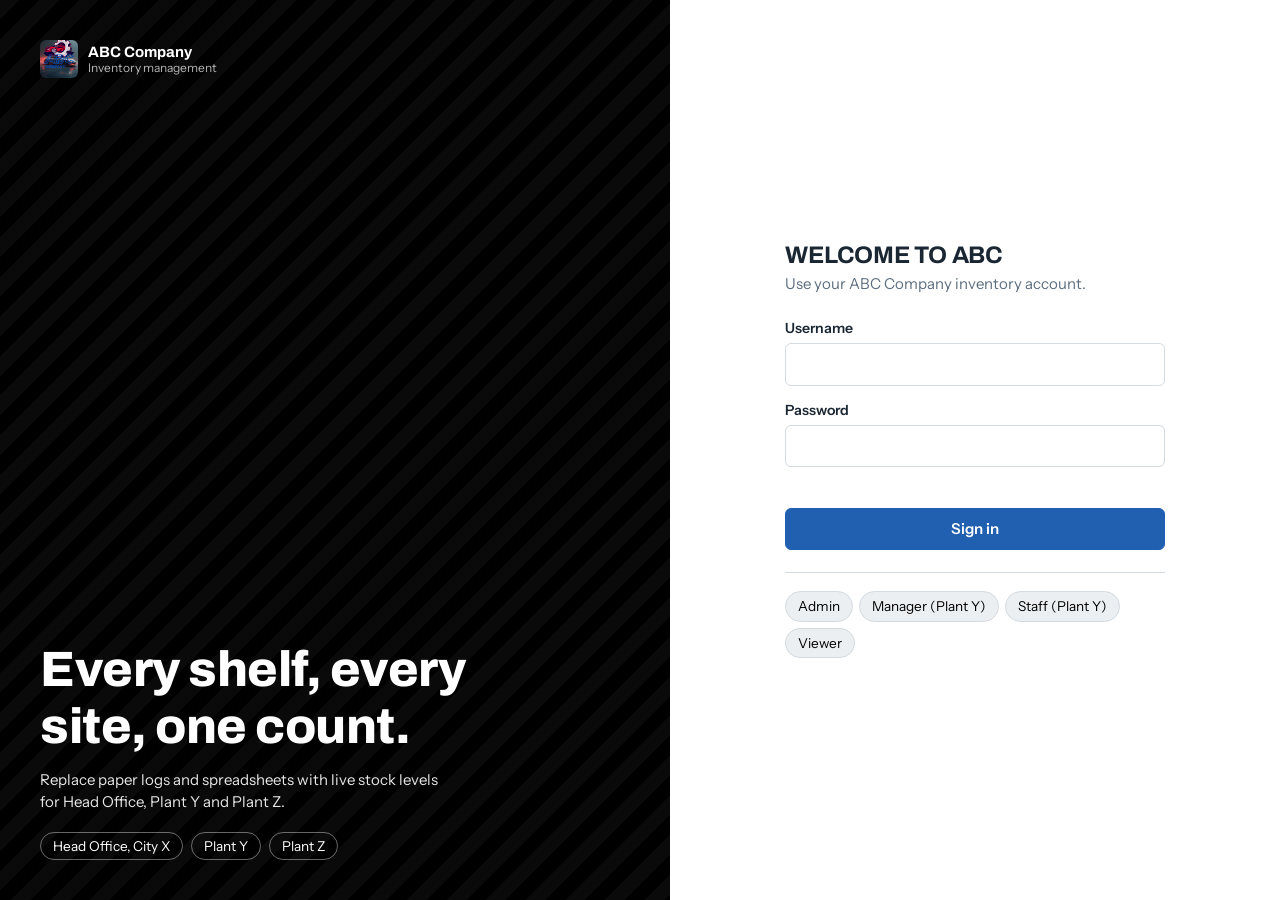
<file: index.html>
<!DOCTYPE html>
<html lang="en">
<head>
<meta charset="utf-8">
<meta name="viewport" content="width=device-width, initial-scale=1">
<title>ABC Company Inventory</title>
<link rel="preconnect" href="https://fonts.googleapis.com">
<link rel="preconnect" href="https://fonts.gstatic.com" crossorigin>
<link href="https://fonts.googleapis.com/css2?family=Archivo:wght@500;600;700;800&family=Instrument+Sans:wght@400;500;600&display=swap" rel="stylesheet">
<link rel="stylesheet" href="style.css">
</head>
<body>

<!-- ============ Sign in ============ -->
<div id="login" class="login">
  <section class="login-art">
    <div class="login-art-inner">
      <div class="logo">
        <span class="photo"><img src="ABC%20COMPANY/logo.png" alt="" onerror="this.parentNode.classList.add('no-img')"></span>
        <span class="logo-text">ABC Company<small>Inventory management</small></span>
      </div>
      <div>
        <h1>Every shelf, every site, one count.</h1>
        <p>Replace paper logs and spreadsheets with live stock levels for Head Office, Plant Y and Plant Z.</p>
        <div class="login-sites" style="margin-top:18px"><span>Head Office, City X</span><span>Plant Y</span><span>Plant Z</span></div>
      </div>
    </div>
  </section>
  <section class="login-form-wrap">
    <form class="login-card" id="loginForm" autocomplete="on">
      <h2>WELCOME TO ABC</h2>
      <p class="muted">Use your ABC Company inventory account.</p>
      <div class="field"><label for="u">Username</label><input id="u" name="username" autocomplete="username" required></div>
      <div class="field"><label for="p">Password</label><input id="p" name="password" type="password" autocomplete="current-password" required></div>
      <p class="error" id="loginErr" role="alert"></p>
      <button class="btn" style="width:100%" type="submit">Sign in</button>
      <div class="demo">

        <div class="chips">
          <button type="button" class="chip" data-act="fill" data-u="admin">Admin</button>
          <button type="button" class="chip" data-act="fill" data-u="manager">Manager (Plant Y)</button>
          <button type="button" class="chip" data-act="fill" data-u="staff">Staff (Plant Y)</button>
          <button type="button" class="chip" data-act="fill" data-u="viewer">Viewer</button>
        </div>
      </div>
    </form>
  </section>
</div>

<!-- ============ App ============ -->
<div id="app" class="app" hidden>
  <aside class="side">
    <div class="logo">
      <span class="photo"><img src="ABC%20COMPANY/logo.png" alt="" onerror="this.parentNode.classList.add('no-img')"></span>
      <span class="logo-text">ABC Company<small>Inventory</small></span>
    </div>
    <nav class="nav" id="nav" aria-label="Main"></nav>
    <div class="side-foot">
      <div><b id="meName"></b><small id="meRole"></small></div>
      <button class="btn ghost small" data-act="logout">Sign out</button>
    </div>
  </aside>
  <div class="main">
    <header class="top">
      <div class="scope"><span id="scopeLabel"></span><span class="role-badge" id="roleBadge"></span></div>
      <div class="sync" id="sync"><i></i><span id="syncText">Synced</span></div>
    </header>
    <main id="view" tabindex="-1"></main>
  </div>
</div>

<dialog id="dlg"></dialog>
<div id="toasts" aria-live="polite"></div>

<script>
(() => {
'use strict';

/* ================= Constants ================= */
const KEY = 'abc_inventory_v2', SKEY = 'abc_session_v1';
const LOCS = {
  HO: { name: 'Head Office', sub: 'City X' },
  PY: { name: 'Plant Y', sub: 'Manufacturing' },
  PZ: { name: 'Plant Z', sub: 'Manufacturing' }
};
const ROLES = {
  admin:   { label: 'Admin',   desc: 'Full access: all locations, users, items, approvals and reports.' },
  manager: { label: 'Manager', desc: 'Manages one location: items, approvals, transactions and reports.' },
  staff:   { label: 'Staff',   desc: 'Daily work at one location: records transactions, basic reports. Transfers and adjustments need approval.' },
  viewer:  { label: 'Viewer',  desc: 'Read-only view of inventory levels and reports.' }
};
const TYPES = { receipt: 'Receipt', issue: 'Issue', transfer: 'Transfer', adjustment: 'Adjustment' };

const $ = (s, r = document) => r.querySelector(s);

/* ================= Data ================= */
const day = 86400000, now = Date.now();
function seed() {
  const it = (sku, name, cat, unit, reorder, stock) => ({ sku, name, cat, unit, reorder, stock });
  return {
    items: [
      it('STL-200','Cold-rolled steel sheet 2 mm','Raw material','sheet',150,{PY:420,PZ:96}),
      it('STL-310','Steel coil 0.8 mm','Raw material','coil',20,{PY:38,PZ:14}),
      it('FAS-M8','Hex bolt M8 x 40','Fasteners','box',60,{PY:140,PZ:220}),
      it('FAS-N10','Hex nut M10','Fasteners','box',60,{PY:52,PZ:180}),
      it('BRG-6204','Ball bearing 6204','Components','pc',80,{PY:310,PZ:45}),
      it('MOT-3KW','Induction motor 3 kW','Components','pc',6,{PY:9,PZ:3}),
      it('LUB-HV46','Hydraulic oil HV46, 20 L','Consumables','drum',10,{PY:24,PZ:0}),
      it('PNT-GRY','Industrial paint, grey 5 L','Consumables','tin',25,{PY:60,PZ:71}),
      it('PKG-C40','Shipping carton 40 x 30','Packaging','bundle',100,{HO:120,PY:260,PZ:35}),
      it('PKG-TAP','Packing tape','Packaging','roll',50,{HO:85,PY:120,PZ:140}),
      it('PPE-GLV','Cut-resistant gloves','Safety','pair',100,{HO:40,PY:310,PZ:275}),
      it('PPE-HLM','Safety helmet','Safety','pc',30,{HO:12,PY:80,PZ:64}),
      it('OFF-A4','A4 paper','Office','ream',40,{HO:18,PY:55,PZ:48}),
      it('OFF-TNR','Printer toner','Office','pc',6,{HO:9,PY:4,PZ:7}),
      it('FG-PRS1','Hydraulic press unit, assembled','Finished goods','unit',4,{PY:7}),
      it('FG-CNV2','Conveyor module 2 m','Finished goods','pc',5,{PY:11,PZ:2})
    ],
    tx: [
      { id: 1, ts: now - 6*3600e3, type:'receipt', sku:'STL-200', loc:'PY', qty:200, note:'PO 4471 from supplier', by:'staff', status:'approved' },
      { id: 2, ts: now - 9*3600e3, type:'issue', sku:'BRG-6204', loc:'PZ', qty:35, note:'Line 2 assembly', by:'staff', status:'approved' },
      { id: 3, ts: now - 1*day, type:'receipt', sku:'OFF-A4', loc:'HO', qty:20, note:'Monthly office order', by:'hq', status:'approved' },
      { id: 4, ts: now - 1*day - 3600e3, type:'transfer', sku:'PKG-C40', loc:'PY', to:'PZ', qty:50, note:'Top up Plant Z', by:'manager', status:'approved', approvedBy:'manager' },
      { id: 5, ts: now - 2*day, type:'issue', sku:'LUB-HV46', loc:'PZ', qty:6, note:'Press maintenance', by:'staff', status:'approved' },
      { id: 6, ts: now - 3*day, type:'adjustment', sku:'PPE-GLV', loc:'HO', qty:40, before:44, after:40, delta:-4, note:'Cycle count', by:'hq', status:'approved', approvedBy:'hq' },
      { id: 7, ts: now - 2*3600e3, type:'transfer', sku:'BRG-6204', loc:'PY', to:'PZ', qty:30, note:'Plant Z is below reorder level', by:'staff', status:'pending' },
      { id: 8, ts: now - 1*3600e3, type:'adjustment', sku:'OFF-TNR', loc:'PY', qty:3, note:'Counted 3 on the shelf', by:'staff', status:'pending' }
    ],
    users: [
      { username:'admin', password:'admin123', name:'Clare Obuya', role:'admin', loc:'ALL' },
      { username:'manager', password:'manager123', name:'Flynne Fisher', role:'manager', loc:'PY' },
      { username:'hq', password:'hq123', name:'Sammy Basetwo', role:'manager', loc:'HO' },
      { username:'staff', password:'staff123', name:'Dan Mwangi', role:'staff', loc:'PY' },
      { username:'viewer', password:'viewer123', name:'Eve Njeri', role:'viewer', loc:'ALL' }
    ],
    nextTx: 9,
    synced: now
  };
}
function load() {
  try { const r = localStorage.getItem(KEY); if (r) return JSON.parse(r); } catch (e) {}
  return null;
}
function save() {
  db.synced = Date.now();
  try { localStorage.setItem(KEY, JSON.stringify(db)); } catch (e) { toast('Could not save changes in this browser.', 'err'); }
  updateSync();
}
let db = load() || seed();
/* Keep saved data, but apply the updated display names */
[['admin','Clare Obuya'],['manager','Flynne Fisher'],['hq','Sammy Basetwo']].forEach(([u, n]) => { const x = db.users.find(y => y.username === u); if (x) x.name = n; });
if (!localStorage.getItem(KEY)) save();

/* ================= Helpers ================= */
const esc = s => String(s ?? '').replace(/[&<>"']/g, c => ({ '&':'&amp;','<':'&lt;','>':'&gt;','"':'&quot;',"'":'&#39;' }[c]));
const fmtDate = ts => new Date(ts).toLocaleString('en-GB', { day:'2-digit', month:'short', hour:'2-digit', minute:'2-digit' });
const fmtN = n => Number(n).toLocaleString('en-US');
const catKey = c => /finished/i.test(c) ? 'green' : /packag/i.test(c) ? 'orange' : 'blue';
const catTag = c => `<span class="cat ${catKey(c)}">${esc(c)}</span>`;
const item = sku => db.items.find(i => i.sku === sku);
const userBy = u => db.users.find(x => x.username === u);
const nameOf = u => (userBy(u) || {}).name || u;

let me = null;
try { const s = localStorage.getItem(SKEY); if (s) me = userBy(s) || null; } catch (e) {}

const myLocs = () => me.loc === 'ALL' ? Object.keys(LOCS) : [me.loc];
const isAdmin = () => me.role === 'admin';
const canTransact = () => ['admin','manager','staff'].includes(me.role);
const canApprove = t => me.role === 'admin' || (me.role === 'manager' && t.loc === me.loc);
const canManageItems = () => ['admin','manager'].includes(me.role);

function status(i, loc) {
  const q = i.stock[loc];
  if (q === undefined) return null;
  return q <= 0 ? 'out' : q <= i.reorder ? 'low' : 'ok';
}
const pill = (s, text) => `<span class="pill ${s}">${text || ({ok:'In stock',low:'Low',out:'Out of stock',approved:'Approved',pending:'Awaiting approval',rejected:'Rejected'}[s])}</span>`;
function alerts() {
  const out = [];
  db.items.forEach(i => myLocs().forEach(l => {
    const s = status(i, l);
    if (s === 'low' || s === 'out') out.push({ i, loc: l, s, qty: i.stock[l], suggest: Math.max(i.reorder * 2 - i.stock[l], i.reorder) });
  }));
  return out.sort((a, b) => (a.s === 'out' ? 0 : 1) - (b.s === 'out' ? 0 : 1) || a.qty - b.qty);
}
function pending() { return db.tx.filter(t => t.status === 'pending' && canApprove(t)); }
function visibleTx() { return db.tx.filter(t => myLocs().includes(t.loc) || (t.to && myLocs().includes(t.to))); }
function qtyText(t) {
  const u = (item(t.sku) || {}).unit || '';
  if (t.type === 'receipt') return `+${fmtN(t.qty)} ${u}`;
  if (t.type === 'issue') return `\u2212${fmtN(t.qty)} ${u}`;
  if (t.type === 'transfer') return `${fmtN(t.qty)} ${u} to ${LOCS[t.to].name}`;
  if (t.status === 'approved' && t.delta !== undefined) return `Counted ${fmtN(t.qty)} (${t.delta >= 0 ? '+' : '\u2212'}${fmtN(Math.abs(t.delta))})`;
  return `Counted ${fmtN(t.qty)}`;
}

/* ================= Transactions logic ================= */
function applyTx(t) {
  const i = item(t.sku); if (!i) return 'Item not found.';
  const have = i.stock[t.loc];
  if (t.type === 'receipt') { i.stock[t.loc] = (have || 0) + t.qty; return null; }
  if (have === undefined) return `${i.name} is not stocked at ${LOCS[t.loc].name}.`;
  if (t.type === 'issue') {
    if (t.qty > have) return `Only ${fmtN(have)} ${i.unit} on hand at ${LOCS[t.loc].name}.`;
    i.stock[t.loc] = have - t.qty; return null;
  }
  if (t.type === 'transfer') {
    if (t.qty > have) return `Only ${fmtN(have)} ${i.unit} on hand at ${LOCS[t.loc].name}.`;
    i.stock[t.loc] = have - t.qty;
    i.stock[t.to] = (i.stock[t.to] || 0) + t.qty; return null;
  }
  if (t.type === 'adjustment') {
    t.before = have; t.after = t.qty; t.delta = t.qty - have; i.stock[t.loc] = t.qty; return null;
  }
  return 'Unknown transaction type.';
}
function createTx(d) {
  if (!d.sku) return 'Choose an item.';
  if (!(d.qty >= 0) || (d.type !== 'adjustment' && d.qty <= 0)) return 'Enter a quantity greater than zero.';
  if (d.type === 'transfer' && d.to === d.loc) return 'Choose a different destination.';
  const needsApproval = me.role === 'staff' && (d.type === 'transfer' || d.type === 'adjustment');
  const t = { id: db.nextTx++, ts: Date.now(), ...d, by: me.username, status: needsApproval ? 'pending' : 'approved' };
  if (!needsApproval) {
    const err = applyTx(t); if (err) { db.nextTx--; return err; }
    if (t.type === 'transfer' || t.type === 'adjustment') t.approvedBy = me.username;
  } else {
    const i = item(d.sku);
    if (i.stock[d.loc] === undefined) { db.nextTx--; return `${i.name} is not stocked at ${LOCS[d.loc].name}.`; }
  }
  db.tx.unshift(t); save();
  return { ok: true, pending: needsApproval };
}

/* ================= Views ================= */
const V = {};
let rtab = 'summary';
let rf = { from: '', to: '', type: '' };
let invF = { q: '', cat: '' };
let txF = { type: '', status: '' };
let prefill = null;

V.dashboard = () => {
  const locs = myLocs(), al = alerts(), pend = pending();
  const todayStart = new Date().setHours(0,0,0,0);
  const sites = locs.map(l => {
    const items = db.items.filter(i => l in i.stock);
    const c = { ok: 0, low: 0, out: 0 };
    items.forEach(i => c[status(i, l)]++);
    const units = items.reduce((s, i) => s + i.stock[l], 0);
    return `<article class="panel site">
      <div class="site-head"><h2>${LOCS[l].name}</h2><small>${LOCS[l].sub}</small></div>
      <div class="site-body">
        <div class="site-stats"><div><b class="num">${fmtN(units)}</b><span>units on hand</span></div><div><b class="num">${items.length}</b><span>items stocked</span></div></div>
        <div class="shelf" aria-label="Stock health of each item at ${LOCS[l].name}">${items.map(i => `<i class="cell ${status(i, l)}" title="${esc(i.name)}: ${fmtN(i.stock[l])} ${i.unit}"></i>`).join('')}</div>
        <div class="shelf-key"><span>${c.ok} healthy</span><span class="l">${c.low} low</span><span class="o">${c.out} out</span></div>
      </div></article>`;
  }).join('');
  const recent = visibleTx().slice(0, 6).map(t => `<li><div><b>${esc((item(t.sku)||{}).name)}</b><small>${TYPES[t.type]} at ${LOCS[t.loc].name} \u00b7 ${fmtDate(t.ts)}</small></div><div class="right">${esc(qtyText(t))}<br>${t.status !== 'approved' ? pill(t.status) : ''}</div></li>`).join('');
  const al6 = al.slice(0, 6).map(a => `<li><div><b>${esc(a.i.name)}</b><small>${LOCS[a.loc].name} \u00b7 reorder at ${fmtN(a.i.reorder)}</small></div><div class="right"><span class="q ${a.s}">${fmtN(a.qty)} ${a.i.unit}</span><br>${pill(a.s)}</div></li>`).join('');
  return `
    <div class="page-head"><div><h1>Stock overview</h1><p>${me.loc === 'ALL' ? 'All three locations' : LOCS[me.loc].name}, updated live.</p></div></div>
    <div class="panel strip">
      <div class="${al.length ? 'warn' : ''}"><b class="num">${al.length}</b><span>items at or below reorder level</span></div>
      <div class="${pend.length ? 'warn' : ''}"><b class="num">${pend.length}</b><span>${canApprove({loc:me.loc}) || isAdmin() ? 'transactions to approve' : 'awaiting approval'}</span></div>
      <div><b class="num">${visibleTx().filter(t => t.ts >= todayStart).length}</b><span>transactions today</span></div>
      <div class="${al.filter(a => a.s === 'out').length ? 'bad' : ''}"><b class="num">${al.filter(a => a.s === 'out').length}</b><span>out of stock</span></div>
    </div>
    <div class="sites">${sites}</div>
    <div class="cols">
      <section class="panel"><div class="panel-head"><h2>Needs reordering</h2><a href="#/alerts">See all</a></div>
        ${al6 ? `<ul class="list">${al6}</ul>` : `<div class="empty"><b>Everything is above its reorder level.</b>New alerts will show up here.</div>`}</section>
      <section class="panel"><div class="panel-head"><h2>Recent transactions</h2>${me.role !== 'viewer' ? '<a href="#/transactions">See all</a>' : ''}</div>
        ${recent ? `<ul class="list">${recent}</ul>` : `<div class="empty"><b>No transactions yet.</b>Receipts, issues and transfers appear here.</div>`}</section>
    </div>`;
};

V.inventory = () => {
  const locs = myLocs();
  const cats = [...new Set(db.items.map(i => i.cat))].sort();
  const rows = db.items.filter(i => locs.some(l => l in i.stock))
    .filter(i => !invF.cat || i.cat === invF.cat)
    .filter(i => !invF.q || (i.name + i.sku).toLowerCase().includes(invF.q.toLowerCase()));
  const body = rows.map(i => {
    const sts = locs.map(l => status(i, l)).filter(Boolean);
    const worst = sts.includes('out') ? 'out' : sts.includes('low') ? 'low' : 'ok';
    const total = locs.reduce((s, l) => s + (i.stock[l] || 0), 0);
    return `<tr><td><b>${esc(i.name)}</b><small>${esc(i.sku)} \u00b7 ${i.unit}</small></td><td>${catTag(i.cat)}</td>
      ${locs.map(l => { const s = status(i, l); return `<td class="right num">${s ? `<span class="q ${s}">${fmtN(i.stock[l])}</span>` : '<span class="muted">\u2013</span>'}</td>`; }).join('')}
      <td class="right num"><b>${fmtN(total)}</b></td><td class="right num">${fmtN(i.reorder)}</td><td>${pill(worst)}</td>
      ${canManageItems() ? `<td><button class="btn ghost small" data-act="edit-item" data-sku="${esc(i.sku)}">Edit</button></td>` : ''}</tr>`;
  }).join('');
  return `
    <div class="page-head"><div><h1>Inventory</h1><p>Current stock by item and location. Quantities in yellow or red are at or below the reorder level.</p></div>
      <div class="actions">${canManageItems() ? '<button class="btn" data-act="add-item">Add item</button>' : ''}</div></div>
    <div class="panel legend" aria-label="Colour guide">
      <div><b>Stock level</b><span class="pill ok">In stock</span><span class="pill low">Low, near reorder level</span><span class="pill out">Critical or out</span></div>
      <div><b>Category</b><span class="cat blue">Raw material and general storage</span><span class="cat green">Finished goods</span><span class="cat orange">Packaging</span></div>
    </div>
    <section class="panel">
      <div class="filters">
        <input type="search" id="invQ" placeholder="Search by name or SKU" value="${esc(invF.q)}" aria-label="Search items">
        <select id="invCat" aria-label="Category"><option value="">All categories</option>${cats.map(c => `<option ${invF.cat === c ? 'selected' : ''}>${esc(c)}</option>`).join('')}</select>
      </div>
      <div class="table-wrap"><table><thead><tr><th>Item</th><th>Category</th>${locs.map(l => `<th class="right">${LOCS[l].name}</th>`).join('')}<th class="right">Total</th><th class="right">Reorder at</th><th>Status</th>${canManageItems() ? '<th></th>' : ''}</tr></thead>
      <tbody>${body || ''}</tbody></table>
      ${rows.length ? '' : '<div class="empty"><b>No items match.</b>Clear the search or choose another category.</div>'}</div>
    </section>`;
};

V.transactions = () => {
  const rows = visibleTx().filter(t => !txF.type || t.type === txF.type).filter(t => !txF.status || t.status === txF.status);
  const body = rows.map(t => {
    const it = item(t.sku) || { name: t.sku };
    return `<tr><td>${fmtDate(t.ts)}</td><td class="type">${TYPES[t.type]}</td><td><b>${esc(it.name)}</b><small>${esc(t.sku)}${t.note ? ' \u00b7 ' + esc(t.note) : ''}</small></td>
      <td>${LOCS[t.loc].name}</td><td class="num">${esc(qtyText(t))}</td><td>${esc(nameOf(t.by))}</td><td>${pill(t.status)}</td>
      <td>${t.status === 'pending' && canApprove(t) ? `<button class="btn small" data-act="approve" data-id="${t.id}">Approve</button> <button class="btn danger small" data-act="reject" data-id="${t.id}">Reject</button>` : ''}</td></tr>`;
  }).join('');
  const locOpts = (isAdmin() ? Object.keys(LOCS) : [me.loc]);
  const pf = prefill || {}; prefill = null;
  const form = canTransact() ? `
    <form class="panel" id="txForm"><div class="panel-head"><h2>Record a transaction</h2></div><div class="panel-body">
      <div class="field"><label for="tType">Type</label><select id="tType" name="type">${Object.entries(TYPES).map(([k, v]) => `<option value="${k}" ${pf.type === k ? 'selected' : ''}>${v}</option>`).join('')}</select></div>
      <div class="field"><label for="tLoc">Location</label><select id="tLoc" name="loc" ${locOpts.length === 1 ? 'disabled' : ''}>${locOpts.map(l => `<option value="${l}" ${pf.loc === l ? 'selected' : ''}>${LOCS[l].name}</option>`).join('')}</select></div>
      <div class="field" id="toWrap" hidden><label for="tTo">Send to</label><select id="tTo" name="to"></select></div>
      <div class="field"><label for="tSku">Item</label><select id="tSku" name="sku">${db.items.map(i => `<option value="${esc(i.sku)}" ${pf.sku === i.sku ? 'selected' : ''}>${esc(i.name)} (${esc(i.sku)})</option>`).join('')}</select><p class="hint" id="tHint"></p></div>
      <div class="field"><label for="tQty" id="tQtyLabel">Quantity</label><input id="tQty" name="qty" type="number" min="0" step="1" required value="${pf.qty || ''}"></div>
      <div class="field"><label for="tNote">Reference or note</label><input id="tNote" name="note" placeholder="PO number, job, reason"></div>
      <p class="error" id="tErr" role="alert"></p>
      <button class="btn" type="submit" style="width:100%">Record transaction</button>
      ${me.role === 'staff' ? '<p class="hint" style="margin-top:8px">Transfers and adjustments are sent to your manager for approval.</p>' : ''}
    </div></form>` : '';
  return `
    <div class="page-head"><div><h1>Transactions</h1><p>Receipts, issues, transfers and adjustments.</p></div></div>
    <div class="${canTransact() ? 'split' : ''}">${form}
    <section class="panel">
      <div class="filters">
        <select id="txType" aria-label="Type"><option value="">All types</option>${Object.entries(TYPES).map(([k, v]) => `<option value="${k}" ${txF.type === k ? 'selected' : ''}>${v}</option>`).join('')}</select>
        <select id="txStatus" aria-label="Status"><option value="">Any status</option><option value="pending" ${txF.status === 'pending' ? 'selected' : ''}>Awaiting approval</option><option value="approved" ${txF.status === 'approved' ? 'selected' : ''}>Approved</option><option value="rejected" ${txF.status === 'rejected' ? 'selected' : ''}>Rejected</option></select>
      </div>
      <div class="table-wrap"><table><thead><tr><th>When</th><th>Type</th><th>Item</th><th>Location</th><th>Quantity</th><th>By</th><th>Status</th><th></th></tr></thead><tbody>${body}</tbody></table>
      ${rows.length ? '' : '<div class="empty"><b>No transactions found.</b>Change the filters or record a new one.</div>'}</div>
    </section></div>`;
};

V.alerts = () => {
  const al = alerts();
  const body = al.map(a => `<tr><td><b>${esc(a.i.name)}</b><small>${esc(a.i.sku)}</small></td><td>${LOCS[a.loc].name}</td>
    <td class="right num"><span class="q ${a.s}">${fmtN(a.qty)}</span> ${a.i.unit}</td><td class="right num">${fmtN(a.i.reorder)}</td>
    <td class="right num">${fmtN(a.suggest)} ${a.i.unit}</td><td>${pill(a.s)}</td>
    <td>${canTransact() && (isAdmin() || a.loc === me.loc) ? `<button class="btn ghost small" data-act="reorder" data-sku="${esc(a.i.sku)}" data-loc="${a.loc}" data-qty="${a.suggest}">Record receipt</button>` : ''}</td></tr>`).join('');
  return `
    <div class="page-head"><div><h1>Alerts</h1><p>Items at or below their reorder level. The suggested order brings stock back to twice the reorder level.</p></div></div>
    <section class="panel">${al.length ? `<div class="table-wrap"><table><thead><tr><th>Item</th><th>Location</th><th class="right">On hand</th><th class="right">Reorder at</th><th class="right">Suggested order</th><th>Status</th><th></th></tr></thead><tbody>${body}</tbody></table></div>`
      : '<div class="empty"><b>No low stock right now.</b>When an item drops to its reorder level it will be listed here.</div>'}</section>`;
};

function reportData() {
  const locs = myLocs();
  if (rtab === 'summary') {
    const cats = [...new Set(db.items.map(i => i.cat))].sort();
    return { head: ['Category', 'Items', ...locs.map(l => LOCS[l].name + ' units'), 'Total units', 'Below reorder level'],
      rows: cats.map(c => {
        const its = db.items.filter(i => i.cat === c && locs.some(l => l in i.stock));
        const per = locs.map(l => its.reduce((s, i) => s + (i.stock[l] || 0), 0));
        const low = its.reduce((s, i) => s + locs.filter(l => ['low','out'].includes(status(i, l))).length, 0);
        return [c, its.length, ...per, per.reduce((a, b) => a + b, 0), low];
      }).filter(r => r[1] > 0) };
  }
  if (rtab === 'low') {
    return { head: ['Item', 'SKU', 'Location', 'On hand', 'Reorder level', 'Shortfall', 'Suggested order'],
      rows: alerts().map(a => [a.i.name, a.i.sku, LOCS[a.loc].name, a.qty, a.i.reorder, Math.max(a.i.reorder - a.qty, 0), a.suggest]) };
  }
  const from = rf.from ? new Date(rf.from).setHours(0,0,0,0) : 0, to = rf.to ? new Date(rf.to).setHours(23,59,59,999) : Infinity;
  return { head: ['Date', 'Type', 'Item', 'SKU', 'Location', 'Quantity', 'Status', 'By', 'Note'],
    rows: visibleTx().filter(t => t.ts >= from && t.ts <= to && (!rf.type || t.type === rf.type))
      .map(t => [fmtDate(t.ts), TYPES[t.type], (item(t.sku) || {}).name || t.sku, t.sku, LOCS[t.loc].name, qtyText(t), { approved: 'Approved', pending: 'Awaiting approval', rejected: 'Rejected' }[t.status], nameOf(t.by), t.note || '']) };
}
V.reports = () => {
  const d = reportData();
  const tabs = [['summary', 'Inventory summary'], ['low', 'Low stock'], ['history', 'Transaction history']];
  const numeric = c => rtab !== 'history' && !['Category','Item','SKU','Location'].includes(d.head[c]);
  return `
    <div class="page-head"><div><h1>Reports</h1><p>${me.loc === 'ALL' ? 'Covers all locations.' : 'Covers ' + LOCS[me.loc].name + '.'}</p></div>
      <div class="actions"><button class="btn ghost" data-act="export">Download CSV</button><button class="btn ghost" data-act="print">Print</button></div></div>
    <div class="tabs" role="tablist">${tabs.map(([k, v]) => `<button role="tab" aria-selected="${rtab === k}" data-act="tab" data-tab="${k}">${v}</button>`).join('')}</div>
    <section class="panel">
      ${rtab === 'history' ? `<div class="filters"><div><label for="rfFrom">From</label><input type="date" id="rfFrom" value="${rf.from}"></div><div><label for="rfTo">To</label><input type="date" id="rfTo" value="${rf.to}"></div><div><label for="rfType">Type</label><select id="rfType"><option value="">All types</option>${Object.entries(TYPES).map(([k, v]) => `<option value="${k}" ${rf.type === k ? 'selected' : ''}>${v}</option>`).join('')}</select></div></div>` : ''}
      <div class="table-wrap"><table><thead><tr>${d.head.map((h, c) => `<th class="${numeric(c) ? 'right' : ''}">${h}</th>`).join('')}</tr></thead>
      <tbody>${d.rows.map(r => `<tr>${r.map((v, c) => `<td class="${numeric(c) ? 'right num' : ''}">${esc(typeof v === 'number' ? fmtN(v) : v)}</td>`).join('')}</tr>`).join('')}</tbody></table>
      ${d.rows.length ? '' : '<div class="empty"><b>Nothing to report.</b>Try a wider date range or another type.</div>'}</div>
    </section>`;
};

V.users = () => `
  <div class="page-head"><div><h1>Users and access</h1><p>Create accounts and set what each person can do.</p></div><div class="actions"><button class="btn" data-act="add-user">Add user</button></div></div>
  <section class="panel" style="margin-bottom:18px"><div class="table-wrap"><table><thead><tr><th>Name</th><th>Username</th><th>Role</th><th>Location</th><th></th></tr></thead><tbody>
    ${db.users.map(u => `<tr><td><b>${esc(u.name)}</b></td><td>${esc(u.username)}</td><td>${ROLES[u.role].label}</td><td>${u.loc === 'ALL' ? 'All locations' : LOCS[u.loc].name}</td>
      <td>${u.username !== me.username ? `<button class="btn danger small" data-act="del-user" data-u="${esc(u.username)}">Remove</button>` : '<span class="muted">You</span>'}</td></tr>`).join('')}
  </tbody></table></div></section>
  <section class="panel"><div class="panel-head"><h2>What each role can do</h2></div><div class="panel-body roles">
    ${Object.values(ROLES).map(r => `<div><b>${r.label}</b>${r.desc}</div>`).join('')}</div></section>`;

/* ================= Shell & routing ================= */
function navItems() {
  const n = [['dashboard', 'Overview'], ['inventory', 'Inventory']];
  if (me.role !== 'viewer') n.push(['transactions', 'Transactions']);
  n.push(['alerts', 'Alerts'], ['reports', 'Reports']);
  if (isAdmin()) n.push(['users', 'Users']);
  return n;
}
function route() { const r = (location.hash.replace('#/', '') || 'dashboard'); return navItems().some(n => n[0] === r) ? r : 'dashboard'; }
function render() {
  if (!me) return;
  const r = route();
  const al = alerts().length, pe = pending().length;
  $('#nav').innerHTML = navItems().map(([k, v]) => `<a href="#/${k}" ${k === r ? 'aria-current="page"' : ''}>${v}${k === 'alerts' && al ? `<span class="count red">${al}</span>` : ''}${k === 'transactions' && pe ? `<span class="count">${pe}</span>` : ''}</a>`).join('');
  $('#view').innerHTML = V[r]();
  document.title = `${navItems().find(n => n[0] === r)[1]} \u00b7 ABC Company Inventory`;
  if (r === 'transactions' && canTransact()) syncTxForm();
}
function showApp() {
  $('#login').hidden = !!me; $('#app').hidden = !me;
  if (!me) return;
  $('#meName').textContent = me.name; $('#meRole').textContent = ROLES[me.role].label + ' \u00b7 ' + (me.loc === 'ALL' ? 'All locations' : LOCS[me.loc].name);
  $('#roleBadge').textContent = ROLES[me.role].label;
  $('#scopeLabel').textContent = me.loc === 'ALL' ? 'All locations' : LOCS[me.loc].name;
  updateSync(); render();
}
function updateSync(flash) {
  const el = $('#sync'); if (!el) return;
  const off = !navigator.onLine;
  el.classList.toggle('offline', off); el.classList.toggle('flash', !!flash);
  $('#syncText').textContent = off ? 'Offline. Changes are saved on this device.' : 'Synced at ' + new Date(db.synced).toLocaleTimeString('en-GB', { hour: '2-digit', minute: '2-digit' });
}
function toast(msg, kind) {
  const t = document.createElement('div'); t.className = 'toast ' + (kind || ''); t.textContent = msg;
  $('#toasts').appendChild(t); setTimeout(() => t.remove(), 4200);
}

/* Transaction form behaviour */
function syncTxForm() {
  const f = $('#txForm'); if (!f) return;
  const type = f.type.value, loc = f.loc.value, sku = f.sku.value, i = item(sku);
  $('#toWrap').hidden = type !== 'transfer';
  if (type === 'transfer') {
    const cur = f.to.value;
    f.to.innerHTML = Object.keys(LOCS).filter(l => l !== loc).map(l => `<option value="${l}" ${l === cur ? 'selected' : ''}>${LOCS[l].name}</option>`).join('');
  }
  $('#tQtyLabel').textContent = type === 'adjustment' ? 'Counted quantity' : 'Quantity';
  const have = i && i.stock[loc];
  $('#tHint').textContent = have === undefined ? 'Not stocked at this location yet.' : `On hand at ${LOCS[loc].name}: ${fmtN(have)} ${i.unit}. Reorder at ${fmtN(i.reorder)}.`;
}

/* Dialogs */
function openDlg(html) { const d = $('#dlg'); d.innerHTML = `<div class="dlg">${html}</div>`; d.showModal(); }
const closeDlg = () => $('#dlg').close();
function itemDialog(i) {
  const edit = !!i, locs = myLocs();
  openDlg(`<h2>${edit ? 'Edit item' : 'Add item'}</h2><form id="itemForm" data-sku="${edit ? esc(i.sku) : ''}">
    <div class="grid2"><div class="field"><label for="iSku">SKU</label><input id="iSku" name="sku" required value="${edit ? esc(i.sku) : ''}" ${edit ? 'readonly' : ''}></div>
    <div class="field"><label for="iUnit">Unit</label><input id="iUnit" name="unit" required placeholder="pc, box, drum" value="${edit ? esc(i.unit) : ''}"></div></div>
    <div class="field"><label for="iName">Name</label><input id="iName" name="name" required value="${edit ? esc(i.name) : ''}"></div>
    <div class="grid2"><div class="field"><label for="iCat">Category</label><input id="iCat" name="cat" required list="cats" value="${edit ? esc(i.cat) : ''}"><datalist id="cats">${[...new Set(db.items.map(x => x.cat))].map(c => `<option value="${esc(c)}">`).join('')}</datalist></div>
    <div class="field"><label for="iRe">Reorder level</label><input id="iRe" name="reorder" type="number" min="0" required value="${edit ? i.reorder : ''}"></div></div>
    ${edit ? '' : `<div class="grid2"><div class="field"><label for="iLoc">Stocked at</label><select id="iLoc" name="loc">${locs.map(l => `<option value="${l}">${LOCS[l].name}</option>`).join('')}</select></div>
    <div class="field"><label for="iOpen">Opening quantity</label><input id="iOpen" name="open" type="number" min="0" value="0"></div></div>`}
    <p class="error" id="iErr" role="alert"></p>
    <div class="dlg-actions"><button type="button" class="btn ghost" data-act="close">Cancel</button><button class="btn">${edit ? 'Save changes' : 'Add item'}</button></div></form>`);
}
function userDialog() {
  openDlg(`<h2>Add user</h2><form id="userForm">
    <div class="field"><label for="nName">Full name</label><input id="nName" name="name" required></div>
    <div class="grid2"><div class="field"><label for="nUser">Username</label><input id="nUser" name="username" required></div>
    <div class="field"><label for="nPass">Password</label><input id="nPass" name="password" type="password" minlength="6" required></div></div>
    <div class="grid2"><div class="field"><label for="nRole">Role</label><select id="nRole" name="role">${Object.entries(ROLES).map(([k, v]) => `<option value="${k}">${v.label}</option>`).join('')}</select></div>
    <div class="field"><label for="nLoc">Location</label><select id="nLoc" name="loc"><option value="ALL">All locations</option>${Object.entries(LOCS).map(([k, v]) => `<option value="${k}">${v.name}</option>`).join('')}</select></div></div>
    <p class="hint">Managers and staff should be tied to one location.</p>
    <p class="error" id="nErr" role="alert"></p>
    <div class="dlg-actions"><button type="button" class="btn ghost" data-act="close">Cancel</button><button class="btn">Add user</button></div></form>`);
}

/* ================= Events ================= */
document.addEventListener('click', e => {
  const b = e.target.closest('[data-act]'); if (!b) return;
  const a = b.dataset.act;
  if (a === 'fill') { $('#u').value = b.dataset.u; $('#p').value = b.dataset.u + '123'; $('#p').focus(); }
  else if (a === 'logout') { me = null; try { localStorage.removeItem(SKEY); } catch (x) {} location.hash = ''; showApp(); }
  else if (a === 'close') closeDlg();
  else if (a === 'tab') { rtab = b.dataset.tab; render(); }
  else if (a === 'add-item') itemDialog();
  else if (a === 'edit-item') itemDialog(item(b.dataset.sku));
  else if (a === 'add-user') userDialog();
  else if (a === 'del-user') {
    if (confirm('Remove this user? They will no longer be able to sign in.')) { db.users = db.users.filter(u => u.username !== b.dataset.u); save(); render(); toast('User removed.', 'ok'); }
  }
  else if (a === 'approve' || a === 'reject') {
    const t = db.tx.find(x => x.id === +b.dataset.id); if (!t || !canApprove(t)) return;
    if (a === 'approve') { const err = applyTx(t); if (err) return toast(err, 'err'); t.status = 'approved'; toast('Approved. Stock updated.', 'ok'); }
    else { t.status = 'rejected'; toast('Rejected. Stock unchanged.'); }
    t.approvedBy = me.username; save(); render();
  }
  else if (a === 'reorder') { prefill = { type: 'receipt', sku: b.dataset.sku, loc: b.dataset.loc, qty: b.dataset.qty }; location.hash = '#/transactions'; }
  else if (a === 'print') window.print();
  else if (a === 'export') {
    const d = reportData();
    const csv = [d.head, ...d.rows].map(r => r.map(v => `"${String(v).replace(/"/g, '""')}"`).join(',')).join('\r\n');
    const url = URL.createObjectURL(new Blob([csv], { type: 'text/csv' }));
    const l = document.createElement('a'); l.href = url; l.download = `abc-${rtab}-report.csv`; l.click(); URL.revokeObjectURL(url);
    toast('Report downloaded.', 'ok');
  }
});

document.addEventListener('input', e => {
  if (e.target.id === 'invQ') { invF.q = e.target.value; const pos = e.target.selectionStart; render(); const q = $('#invQ'); q.focus(); q.setSelectionRange(pos, pos); }
});
document.addEventListener('change', e => {
  const id = e.target.id;
  if (id === 'invCat') { invF.cat = e.target.value; render(); }
  else if (id === 'txType') { txF.type = e.target.value; render(); }
  else if (id === 'txStatus') { txF.status = e.target.value; render(); }
  else if (id === 'rfFrom') { rf.from = e.target.value; render(); }
  else if (id === 'rfTo') { rf.to = e.target.value; render(); }
  else if (id === 'rfType') { rf.type = e.target.value; render(); }
  else if (['tType', 'tLoc', 'tSku'].includes(id)) syncTxForm();
});

document.addEventListener('submit', e => {
  const f = e.target; e.preventDefault();
  if (f.id === 'loginForm') {
    const u = db.users.find(x => x.username === f.username.value.trim().toLowerCase() && x.password === f.password.value);
    if (!u) { $('#loginErr').textContent = 'Username or password is not right. Check both and try again.'; return; }
    me = u; try { localStorage.setItem(SKEY, u.username); } catch (x) {}
    $('#loginErr').textContent = ''; f.reset(); location.hash = '#/dashboard'; showApp();
  }
  else if (f.id === 'txForm') {
    const d = { type: f.type.value, loc: f.loc.value, sku: f.sku.value, qty: parseInt(f.qty.value, 10), note: f.note.value.trim() };
    if (d.type === 'transfer') d.to = f.to.value;
    const res = createTx(d);
    if (typeof res === 'string') { $('#tErr').textContent = res; return; }
    toast(res.pending ? 'Sent to your manager for approval.' : 'Transaction recorded. Stock updated.', 'ok');
    render();
  }
  else if (f.id === 'itemForm') {
    const g = n => f.elements[n].value.trim(), edit = f.dataset.sku;
    if (edit) {
      const i = item(edit); i.name = g('name'); i.unit = g('unit'); i.cat = g('cat'); i.reorder = parseInt(g('reorder'), 10);
      toast('Item updated.', 'ok');
    } else {
      const sku = g('sku').toUpperCase();
      if (item(sku)) { $('#iErr').textContent = 'That SKU already exists. Use a different SKU.'; return; }
      db.items.push({ sku, name: g('name'), unit: g('unit'), cat: g('cat'), reorder: parseInt(g('reorder'), 10), stock: { [g('loc')]: parseInt(g('open'), 10) || 0 } });
      toast('Item added.', 'ok');
    }
    save(); closeDlg(); render();
  }
  else if (f.id === 'userForm') {
    const g = n => f.elements[n].value.trim(), un = g('username').toLowerCase();
    if (userBy(un)) { $('#nErr').textContent = 'That username is taken. Choose another.'; return; }
    const role = g('role'), loc = g('loc');
    if ((role === 'manager' || role === 'staff') && loc === 'ALL') { $('#nErr').textContent = 'Choose one location for a manager or staff member.'; return; }
    db.users.push({ username: un, password: f.elements.password.value, name: g('name'), role, loc: role === 'admin' ? 'ALL' : loc });
    save(); closeDlg(); render(); toast('User added.', 'ok');
  }
});

window.addEventListener('hashchange', () => { if (me) { render(); $('#view').focus({ preventScroll: true }); window.scrollTo(0, 0); } });
window.addEventListener('online', () => updateSync());
window.addEventListener('offline', () => updateSync());
/* Another tab or location saved new data: pick it up */
window.addEventListener('storage', e => {
  if (e.key === KEY && e.newValue) {
    db = JSON.parse(e.newValue);
    if (me) me = userBy(me.username) || null;
    showApp(); if (me) { updateSync(true); toast('Stock updated from another session.'); }
  }
});

showApp();
})();
</script>
</body>
</html>
</file>
<file: style.css>
/* ABC Company Inventory Management System — style.css
   The logo is read from "ABC COMPANY/logo.png".
   Colours: green/amber/red = stock level; blue = general, green = finished goods, orange = packaging. */

:root {
  --ink: #000000;
  --ink-2: #386c9e;
  --steel: #2c4a66;
  --accent: #2160b0;
  --accent-strong: #174c8f;
  --paper: #eceff2;
  --surface: #ffffff;
  --line: #d3dae0;
  --line-soft: #e5eaee;
  --text: #1a2733;
  --muted: #5d6e7e;
  --signal: #f5b301;
  --signal-bg: #fff3c4;
  --ok: #2f9e5e;
  --ok-bg: #def3e6;
  --bad: #d6372b;
  --bad-bg: #f9dfdb;
  --cat-blue: #2160b0;
  --cat-green: #2f9e5e;
  --cat-orange: #ea7a1c;
  --radius: 6px;
  --radius-lg: 10px;
  --font-head: "Archivo", "Segoe UI", system-ui, sans-serif;
  --font-body: "Instrument Sans", "Segoe UI", system-ui, sans-serif;
  --side-w: 248px;
}

*, *::before, *::after { box-sizing: border-box; }
html { -webkit-text-size-adjust: 100%; }
body {
  margin: 0;
  font-family: var(--font-body);
  font-size: 15px;
  line-height: 1.5;
  color: var(--text);
  background: var(--paper);
}
h1, h2, h3 { font-family: var(--font-head); line-height: 1.15; margin: 0; letter-spacing: -0.01em; }
h1 { font-size: 1.75rem; font-weight: 700; }
h2 { font-size: 1.1rem; font-weight: 700; }
h3 { font-size: 1rem; font-weight: 600; }
p { margin: 0; }
a { color: var(--accent-strong); }
[hidden] { display: none !important; }
.num { font-variant-numeric: tabular-nums; }
.muted { color: var(--muted); }
.right { text-align: right; }

:focus-visible { outline: 3px solid var(--signal); outline-offset: 2px; }

/* Image slots: if a picture is missing the slot falls back to a plain panel */
.photo { position: relative; overflow: hidden; background: var(--steel); }
.photo img { width: 100%; height: 100%; object-fit: cover; display: block; }
.photo.no-img img { display: none; }
.photo.no-img {
  background:
    repeating-linear-gradient(135deg, rgba(255,255,255,.05) 0 12px, transparent 12px 24px),
    var(--steel);
}

.logo { display: inline-flex; align-items: center; gap: 10px; }
.logo .photo { width: 38px; height: 38px; border-radius: var(--radius); background: transparent; flex: none; }
.logo .photo.no-img { background: var(--signal); }
.logo .photo.no-img::after {
  content: "ABC"; position: absolute; inset: 0; display: grid; place-items: center;
  font-family: var(--font-head); font-weight: 800; font-size: .8rem; color: var(--ink);
}
.logo-text { font-family: var(--font-head); font-weight: 700; line-height: 1.1; }
.logo-text small { display: block; font-family: var(--font-body); font-weight: 400; font-size: .75rem; opacity: .7; }

/* ---------- Buttons & fields ---------- */
.btn {
  font: inherit; font-weight: 600; cursor: pointer;
  display: inline-flex; align-items: center; justify-content: center; gap: 6px;
  padding: 9px 16px; border-radius: var(--radius);
  border: 1px solid var(--accent); background: var(--accent); color: #fff;
  transition: background .15s, border-color .15s;
}
.btn:hover { background: var(--accent-strong); border-color: var(--accent-strong); }
.btn.ghost { background: transparent; color: var(--accent-strong); border-color: var(--line); }
.btn.ghost:hover { background: var(--line-soft); }
.btn.danger { background: transparent; color: var(--bad); border-color: #e3b6b0; }
.btn.danger:hover { background: var(--bad-bg); }
.btn.small { padding: 5px 10px; font-size: .85rem; }
.btn[disabled] { opacity: .5; cursor: not-allowed; }

label { display: block; font-weight: 600; font-size: .88rem; margin-bottom: 4px; }
.field { margin-bottom: 14px; }
.hint { font-size: .82rem; color: var(--muted); margin-top: 4px; }
input, select, textarea {
  width: 100%; font: inherit; color: inherit;
  padding: 9px 11px; border: 1px solid var(--line); border-radius: var(--radius); background: #fff;
}
input:focus, select:focus, textarea:focus { border-color: var(--accent); outline: 2px solid rgba(31,111,139,.25); }
select:disabled { background: var(--line-soft); }
.error { color: var(--bad); font-size: .9rem; min-height: 1.3em; margin-bottom: 8px; }

/* ---------- Login ---------- */
.login { min-height: 100vh; display: grid; grid-template-columns: 1.1fr 1fr; }
.login-art {
  position: relative; color: #fff; min-height: 260px;
  background:
    repeating-linear-gradient(135deg, rgba(255,255,255,.04) 0 14px, transparent 14px 28px),
    var(--ink);
}
.login-art-inner { position: relative; height: 100%; display: flex; flex-direction: column; justify-content: space-between; padding: 40px; }
.login-art h1 { font-size: clamp(2rem, 4vw, 3.1rem); max-width: 14ch; font-weight: 800; }
.login-art p { max-width: 42ch; opacity: .9; margin-top: 14px; }
.login-sites { display: flex; gap: 8px; flex-wrap: wrap; }
.login-sites span { border: 1px solid rgba(255,255,255,.4); border-radius: 99px; padding: 3px 12px; font-size: .85rem; }
.login-form-wrap { display: grid; place-items: center; padding: 32px; background: var(--surface); }
.login-card { width: 100%; max-width: 380px; }
.login-card h2 { font-size: 1.5rem; margin-bottom: 4px; }
.login-card .muted { margin-bottom: 22px; }
.demo { margin-top: 22px; padding-top: 18px; border-top: 1px solid var(--line); }
.demo p { font-size: .85rem; color: var(--muted); margin-bottom: 8px; }
.chips { display: flex; gap: 6px; flex-wrap: wrap; }
.chip { font: inherit; font-size: .85rem; cursor: pointer; padding: 4px 12px; border-radius: 99px; border: 1px solid var(--line); background: var(--paper); }
.chip:hover { border-color: var(--accent); }

/* ---------- App shell ---------- */
.app { display: grid; grid-template-columns: var(--side-w) 1fr; min-height: 100vh; }
.side {
  background: var(--ink); color: #dbe4ec; padding: 20px 14px;
  display: flex; flex-direction: column; gap: 22px;
  position: sticky; top: 0; height: 100vh;
}
.side .logo { color: #fff; padding: 0 8px; }
.nav { display: flex; flex-direction: column; gap: 2px; }
.nav a {
  display: flex; align-items: center; justify-content: space-between; gap: 8px;
  padding: 10px 12px; border-radius: var(--radius);
  color: #c4d1dd; text-decoration: none; font-weight: 500;
  border-left: 4px solid transparent;
}
.nav a:hover { background: var(--ink-2); color: #fff; }
.nav a[aria-current="page"] { background: var(--ink-2); color: #fff; border-left-color: #6fa8ee; }
.count { background: var(--signal); color: var(--ink); font-size: .75rem; font-weight: 700; padding: 1px 8px; border-radius: 99px; }
.count.red { background: var(--bad); color: #fff; }
.side-foot { margin-top: auto; border-top: 1px solid rgba(255,255,255,.12); padding: 14px 8px 0; }
.side-foot b { color: #fff; display: block; }
.side-foot small { display: block; opacity: .7; margin-bottom: 10px; }
.side-foot .btn.ghost { color: #dbe4ec; border-color: rgba(255,255,255,.25); width: 100%; }
.side-foot .btn.ghost:hover { background: var(--ink-2); }

.main { min-width: 0; display: flex; flex-direction: column; }
.top {
  display: flex; align-items: center; justify-content: space-between; gap: 12px; flex-wrap: wrap;
  padding: 12px 32px; background: var(--surface); border-bottom: 1px solid var(--line);
}
.scope { display: flex; align-items: center; gap: 8px; font-weight: 600; }
.role-badge { background: var(--ink); color: #fff; font-size: .78rem; padding: 2px 10px; border-radius: 99px; font-weight: 600; }
.sync { display: flex; align-items: center; gap: 8px; font-size: .85rem; color: var(--muted); }
.sync i { width: 9px; height: 9px; border-radius: 50%; background: var(--ok); display: inline-block; }
.sync.offline i { background: var(--bad); }
.sync.flash i { animation: pulse 1s ease-out 2; }
@keyframes pulse { 0% { box-shadow: 0 0 0 0 rgba(46,125,91,.6); } 100% { box-shadow: 0 0 0 10px rgba(46,125,91,0); } }

#view { padding: 28px 32px 56px; max-width: 1280px; width: 100%; }
.page-head { display: flex; justify-content: space-between; align-items: flex-end; gap: 16px; flex-wrap: wrap; margin-bottom: 22px; }
.page-head p { color: var(--muted); margin-top: 4px; }
.actions { display: flex; gap: 8px; flex-wrap: wrap; }

/* ---------- Panels, tables ---------- */
.panel { background: var(--surface); border: 1px solid var(--line); border-radius: var(--radius-lg); }
.panel-head { display: flex; justify-content: space-between; align-items: center; gap: 12px; padding: 14px 18px; border-bottom: 1px solid var(--line-soft); }
.panel-body { padding: 18px; }
.table-wrap { overflow-x: auto; }
table { width: 100%; border-collapse: collapse; font-size: .92rem; }
th, td { text-align: left; padding: 10px 16px; border-bottom: 1px solid var(--line-soft); vertical-align: middle; }
th { font-weight: 600; font-size: .82rem; color: var(--muted); background: #f7f9fa; white-space: nowrap; }
tbody tr:last-child td { border-bottom: 0; }
tbody tr:hover { background: #f9fbfc; }
td.right, th.right { text-align: right; }
td small { display: block; color: var(--muted); }
.empty { padding: 36px 18px; text-align: center; color: var(--muted); }
.empty b { display: block; color: var(--text); margin-bottom: 4px; }

.pill { display: inline-block; font-size: .78rem; font-weight: 600; padding: 2px 10px; border-radius: 99px; white-space: nowrap; }
.pill.ok, .pill.approved { background: var(--ok-bg); color: #1d5c42; }
.pill.low, .pill.pending { background: var(--signal-bg); color: #7a5600; }
.pill.out, .pill.rejected { background: var(--bad-bg); color: #8f261b; }
.q.low { color: #8a6100; font-weight: 700; }
.q.out { color: var(--bad); font-weight: 700; }
.type { font-weight: 600; }

.filters { display: flex; gap: 10px; flex-wrap: wrap; padding: 14px 18px; border-bottom: 1px solid var(--line-soft); }
.filters > * { width: auto; min-width: 150px; flex: 0 1 220px; }
.filters input[type="search"] { flex: 1 1 240px; }

/* ---------- Dashboard ---------- */
.sites { display: grid; grid-template-columns: repeat(auto-fit, minmax(300px, 1fr)); gap: 18px; margin-bottom: 22px; }
.site { overflow: hidden; display: flex; flex-direction: column; }
.site-head { background: var(--ink); color: #fff; padding: 16px 18px; border-bottom: 4px solid var(--cat-blue); }
.site-head h2 { color: #fff; font-size: 1.25rem; }
.site-head small { opacity: .8; }
.site-body { padding: 16px 18px 18px; display: flex; flex-direction: column; gap: 14px; flex: 1; }
.site-stats { display: flex; gap: 22px; }
.site-stats b { font-family: var(--font-head); font-size: 1.5rem; display: block; line-height: 1.1; }
.site-stats span { font-size: .82rem; color: var(--muted); }
.shelf { display: grid; grid-template-columns: repeat(auto-fill, minmax(22px, 1fr)); gap: 4px; }
.cell { aspect-ratio: 1; border-radius: 3px; background: var(--ok); display: block; }
.cell.low { background: var(--signal); }
.cell.out { background: var(--bad); }
.shelf-key { display: flex; gap: 14px; font-size: .8rem; color: var(--muted); flex-wrap: wrap; }
.shelf-key span::before { content: ""; display: inline-block; width: 10px; height: 10px; border-radius: 2px; margin-right: 5px; background: var(--ok); vertical-align: -1px; }
.shelf-key .l::before { background: var(--signal); }
.shelf-key .o::before { background: var(--bad); }

.strip { display: grid; grid-template-columns: repeat(auto-fit, minmax(200px, 1fr)); gap: 0; margin-bottom: 22px; overflow: hidden; }
.strip > div { padding: 14px 18px; border-right: 1px solid var(--line-soft); }
.strip > div:last-child { border-right: 0; }
.strip b { font-family: var(--font-head); font-size: 1.6rem; display: block; line-height: 1.1; }
.strip span { color: var(--muted); font-size: .88rem; }
.strip .warn b { color: #8a6100; }
.strip .bad b { color: var(--bad); }

.cols { display: grid; grid-template-columns: 1fr 1fr; gap: 18px; }
.list { list-style: none; margin: 0; padding: 0; }
.list li { display: flex; justify-content: space-between; align-items: center; gap: 12px; padding: 11px 18px; border-bottom: 1px solid var(--line-soft); }
.list li:last-child { border-bottom: 0; }
.list small { display: block; color: var(--muted); }

/* ---------- Forms in views ---------- */
.split { display: grid; grid-template-columns: 340px 1fr; gap: 18px; align-items: start; }
.grid2 { display: grid; grid-template-columns: 1fr 1fr; gap: 12px; }
.tabs { display: flex; gap: 4px; border-bottom: 1px solid var(--line); margin-bottom: 18px; flex-wrap: wrap; }
.tabs button {
  font: inherit; font-weight: 600; cursor: pointer; background: none; border: 0;
  padding: 10px 16px; color: var(--muted); border-bottom: 3px solid transparent; margin-bottom: -1px;
}
.tabs button[aria-selected="true"] { color: var(--ink); border-bottom-color: var(--accent); }
.roles { display: grid; grid-template-columns: repeat(auto-fit, minmax(210px, 1fr)); gap: 12px; }
.roles div { border: 1px solid var(--line); border-radius: var(--radius); padding: 12px 14px; font-size: .9rem; }
.roles b { display: block; margin-bottom: 2px; font-family: var(--font-head); }

/* ---------- Dialog & toasts ---------- */
dialog { border: 0; border-radius: var(--radius-lg); padding: 0; width: min(480px, calc(100vw - 32px)); box-shadow: 0 20px 60px rgba(20,38,58,.35); }
dialog::backdrop { background: rgba(20,38,58,.5); }
.dlg { padding: 22px; }
.dlg h2 { margin-bottom: 16px; }
.dlg-actions { display: flex; justify-content: flex-end; gap: 8px; margin-top: 18px; }
#toasts { position: fixed; right: 18px; bottom: 18px; display: flex; flex-direction: column; gap: 8px; z-index: 50; }
.toast { background: var(--ink); color: #fff; padding: 11px 16px; border-radius: var(--radius); border-left: 5px solid var(--signal); box-shadow: 0 8px 24px rgba(0,0,0,.25); max-width: 340px; animation: in .2s ease-out; }
.toast.err { border-left-color: var(--bad); }
.toast.ok { border-left-color: var(--ok); }
@keyframes in { from { transform: translateY(8px); opacity: 0; } to { transform: none; opacity: 1; } }

/* ---------- Responsive ---------- */
@media (max-width: 1000px) {
  .split, .cols { grid-template-columns: 1fr; }
}
@media (max-width: 860px) {
  .login { grid-template-columns: 1fr; }
  .login-art { min-height: 220px; }
  .login-art-inner { padding: 24px; }
  .app { grid-template-columns: 1fr; }
  .side { position: static; height: auto; flex-direction: row; flex-wrap: wrap; align-items: center; padding: 10px 12px; gap: 8px; }
  .nav { flex-direction: row; overflow-x: auto; order: 3; width: 100%; }
  .nav a { border-left: 0; border-bottom: 3px solid transparent; white-space: nowrap; }
  .nav a[aria-current="page"] { border-bottom-color: #6fa8ee; }
  .side-foot { margin: 0 0 0 auto; border: 0; padding: 0; display: flex; align-items: center; gap: 10px; }
  .side-foot small { display: none; }
  .side-foot b { font-size: .85rem; }
  .side-foot .btn.ghost { width: auto; }
  .top, #view { padding-left: 16px; padding-right: 16px; }
  .grid2 { grid-template-columns: 1fr; }
}

@media (prefers-reduced-motion: reduce) {
  *, *::before, *::after { animation: none !important; transition: none !important; }
}

@media print {
  .side, .top, .actions, .tabs, .filters, .btn, #toasts { display: none !important; }
  .app { display: block; }
  body { background: #fff; }
  #view { padding: 0; max-width: none; }
  .panel { border: 0; }
}

/* ---------- Category tags and colour guide ---------- */
.cat { display: inline-flex; align-items: center; gap: 6px; font-size: .82rem; font-weight: 600; padding: 2px 10px 2px 8px; border-radius: 99px; border: 1px solid var(--line); background: #fff; white-space: nowrap; }
.cat::before { content: ""; width: 10px; height: 10px; border-radius: 2px; background: var(--cat-blue); }
.cat.green::before { background: var(--cat-green); }
.cat.orange::before { background: var(--cat-orange); }
.cat.blue { border-color: #bcd2ec; }
.cat.green { border-color: #bfe3cd; }
.cat.orange { border-color: #f4cfa8; }
.legend { display: flex; gap: 10px 36px; flex-wrap: wrap; padding: 12px 18px; margin-bottom: 18px; }
.legend > div { display: flex; align-items: center; gap: 8px; flex-wrap: wrap; }
.legend b { font-size: .88rem; margin-right: 4px; }
</file>
